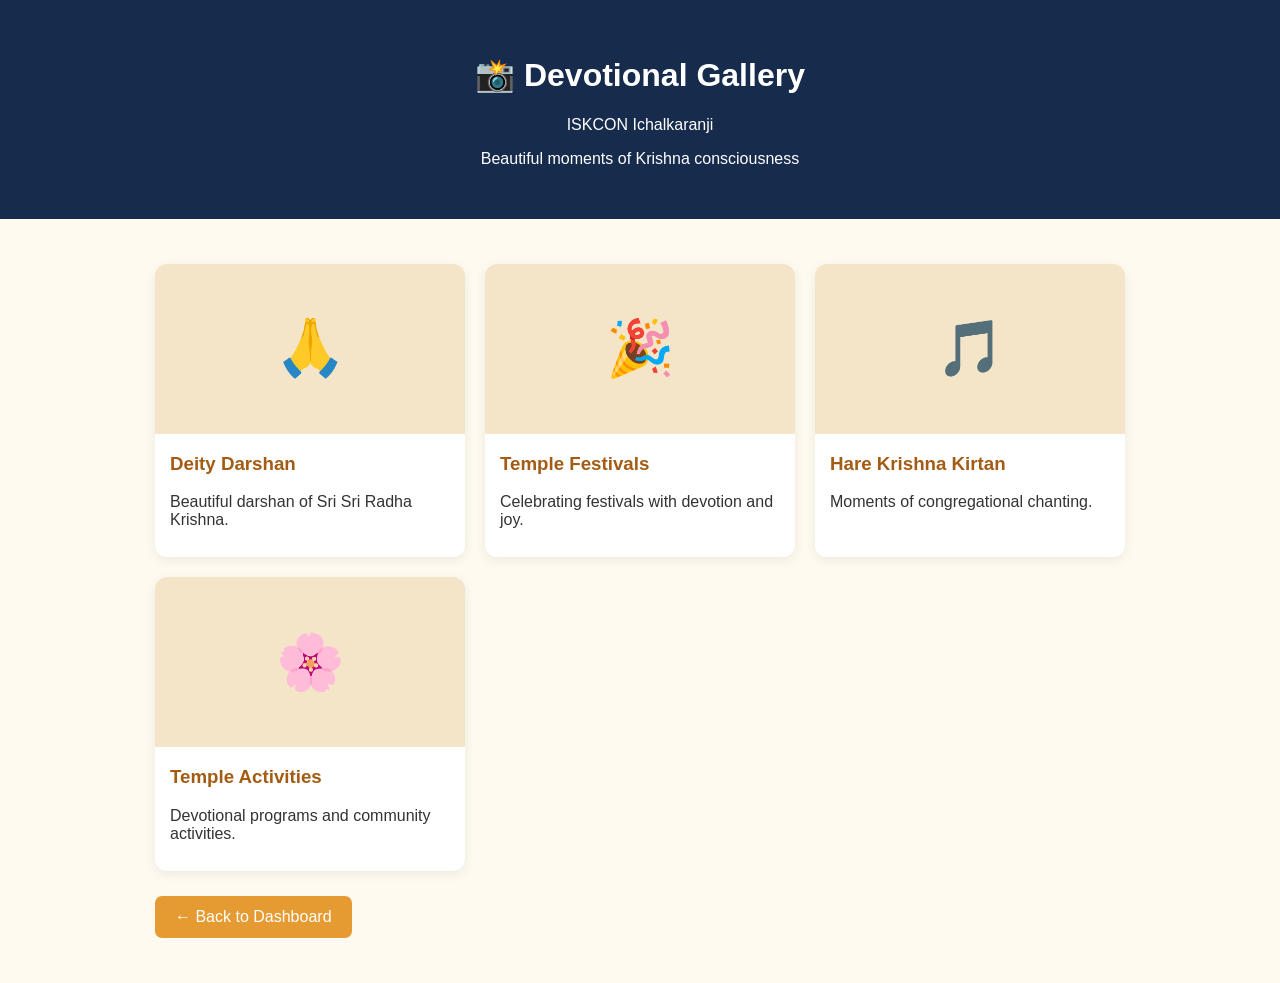
<file: gallary.html>
<!DOCTYPE html>
<html lang="en">
<head>
<meta charset="UTF-8">
<meta name="viewport" content="width=device-width, initial-scale=1.0">
<title>Gallery | ISKCON Ichalkaranji</title>

<style>
* { box-sizing: border-box; }
body {
    margin: 0;
    font-family: Arial, sans-serif;
    background: #fffaf0;
    color: #333;
}
header {
    background: #172b4d;
    color: white;
    text-align: center;
    padding: 35px 15px;
}
.container {
    max-width: 1000px;
    margin: 30px auto;
    padding: 15px;
}
.gallery {
    display: grid;
    grid-template-columns: repeat(auto-fit, minmax(230px, 1fr));
    gap: 20px;
}
.card {
    background: white;
    border-radius: 12px;
    overflow: hidden;
    box-shadow: 0 3px 12px #00000012;
}
.photo {
    height: 170px;
    display: flex;
    align-items: center;
    justify-content: center;
    background: #f4e5c8;
    font-size: 55px;
}
.card h3 {
    color: #a45b13;
    padding: 0 15px;
}
.card p { padding: 0 15px 12px; }
.back {
    display: inline-block;
    background: #e69b32;
    color: white;
    padding: 12px 20px;
    border-radius: 7px;
    text-decoration: none;
    margin-top: 25px;
}
</style>
</head>

<body>

<header>
    <h1>📸 Devotional Gallery</h1>
    <p>ISKCON Ichalkaranji</p>
    <p>Beautiful moments of Krishna consciousness</p>
</header>

<div class="container">

    <div class="gallery">

        <div class="card">
            <div class="photo">🙏</div>
            <h3>Deity Darshan</h3>
            <p>Beautiful darshan of Sri Sri Radha Krishna.</p>
        </div>

        <div class="card">
            <div class="photo">🎉</div>
            <h3>Temple Festivals</h3>
            <p>Celebrating festivals with devotion and joy.</p>
        </div>

        <div class="card">
            <div class="photo">🎵</div>
            <h3>Hare Krishna Kirtan</h3>
            <p>Moments of congregational chanting.</p>
        </div>

        <div class="card">
            <div class="photo">🌸</div>
            <h3>Temple Activities</h3>
            <p>Devotional programs and community activities.</p>
        </div>

    </div>

    <a href="dashboard.html" class="back">← Back to Dashboard</a>

</div>
</body>
</html>
</file>
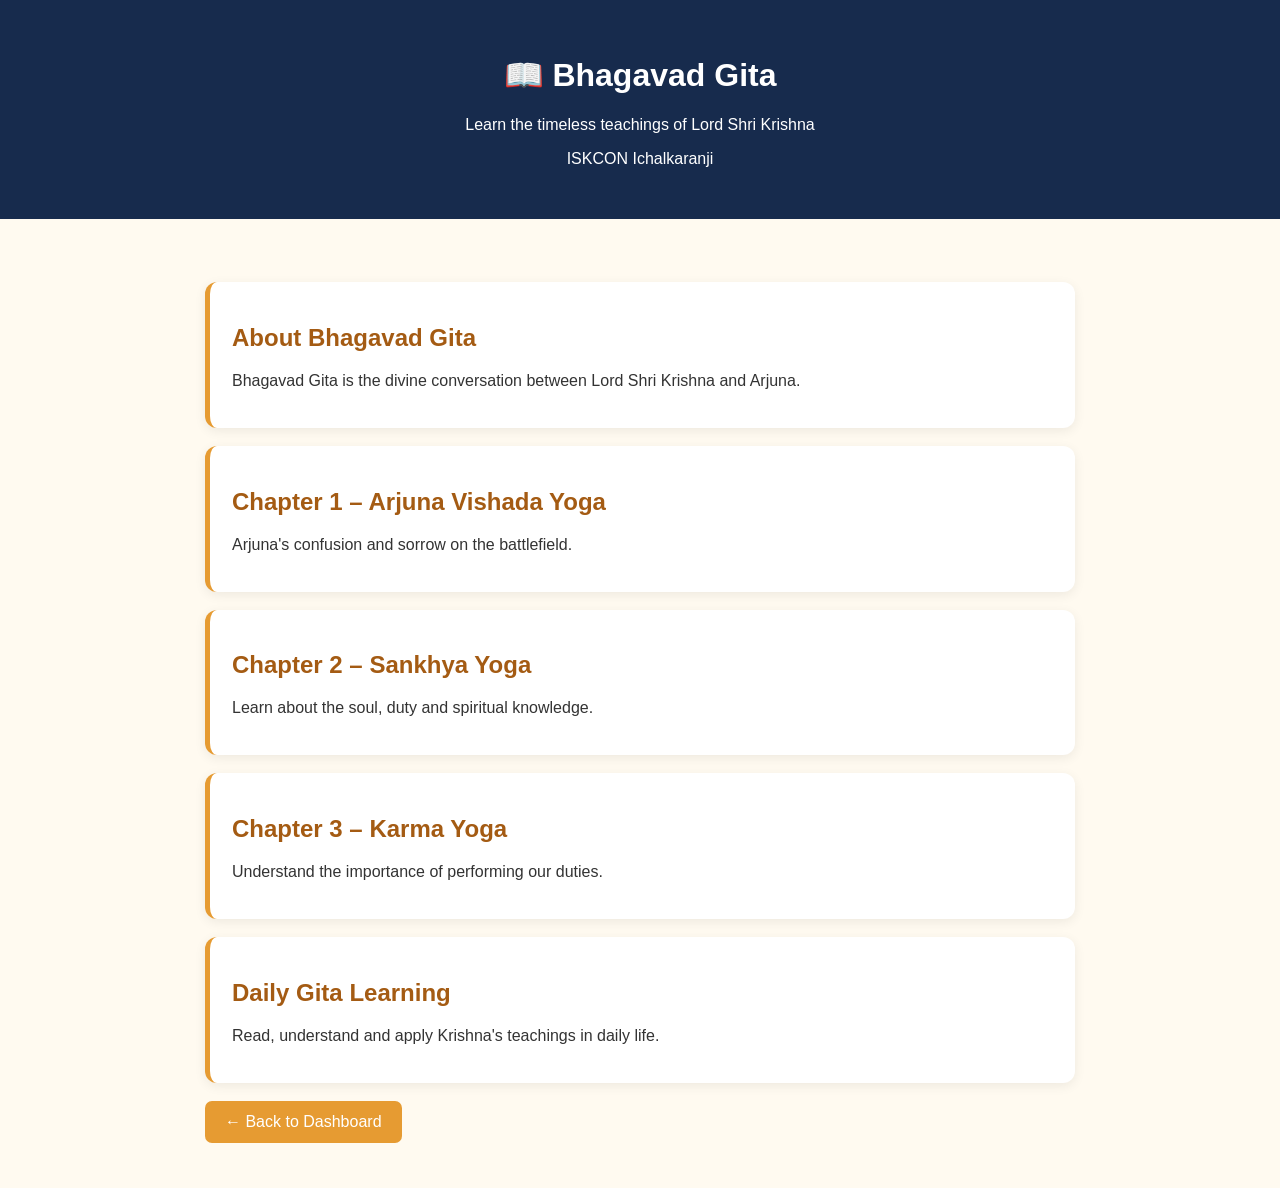
<file: gita.html>
<!DOCTYPE html>
<html lang="en">
<head>
<meta charset="UTF-8">
<meta name="viewport" content="width=device-width, initial-scale=1.0">
<title>Bhagavad Gita | ISKCON Ichalkaranji</title>

<style>
* { box-sizing: border-box; }
body {
    margin: 0;
    font-family: Arial, sans-serif;
    background: #fffaf0;
    color: #333;
}
header {
    background: #172b4d;
    color: white;
    text-align: center;
    padding: 35px 15px;
}
.container {
    max-width: 900px;
    margin: 30px auto;
    padding: 15px;
}
.card {
    background: white;
    padding: 22px;
    margin: 18px 0;
    border-radius: 12px;
    border-left: 5px solid #e69b32;
    box-shadow: 0 3px 12px #00000012;
}
h2 { color: #a45b13; }
.back {
    display: inline-block;
    background: #e69b32;
    color: white;
    padding: 12px 20px;
    border-radius: 7px;
    text-decoration: none;
}
</style>
</head>

<body>

<header>
    <h1>📖 Bhagavad Gita</h1>
    <p>Learn the timeless teachings of Lord Shri Krishna</p>
    <p>ISKCON Ichalkaranji</p>
</header>

<div class="container">

<div class="card">
    <h2>About Bhagavad Gita</h2>
    <p>Bhagavad Gita is the divine conversation between Lord Shri Krishna and Arjuna.</p>
</div>

<div class="card">
    <h2>Chapter 1 – Arjuna Vishada Yoga</h2>
    <p>Arjuna's confusion and sorrow on the battlefield.</p>
</div>

<div class="card">
    <h2>Chapter 2 – Sankhya Yoga</h2>
    <p>Learn about the soul, duty and spiritual knowledge.</p>
</div>

<div class="card">
    <h2>Chapter 3 – Karma Yoga</h2>
    <p>Understand the importance of performing our duties.</p>
</div>

<div class="card">
    <h2>Daily Gita Learning</h2>
    <p>Read, understand and apply Krishna's teachings in daily life.</p>
</div>

<a href="dashboard.html" class="back">← Back to Dashboard</a>

</div>
</body>
</html>
</file>
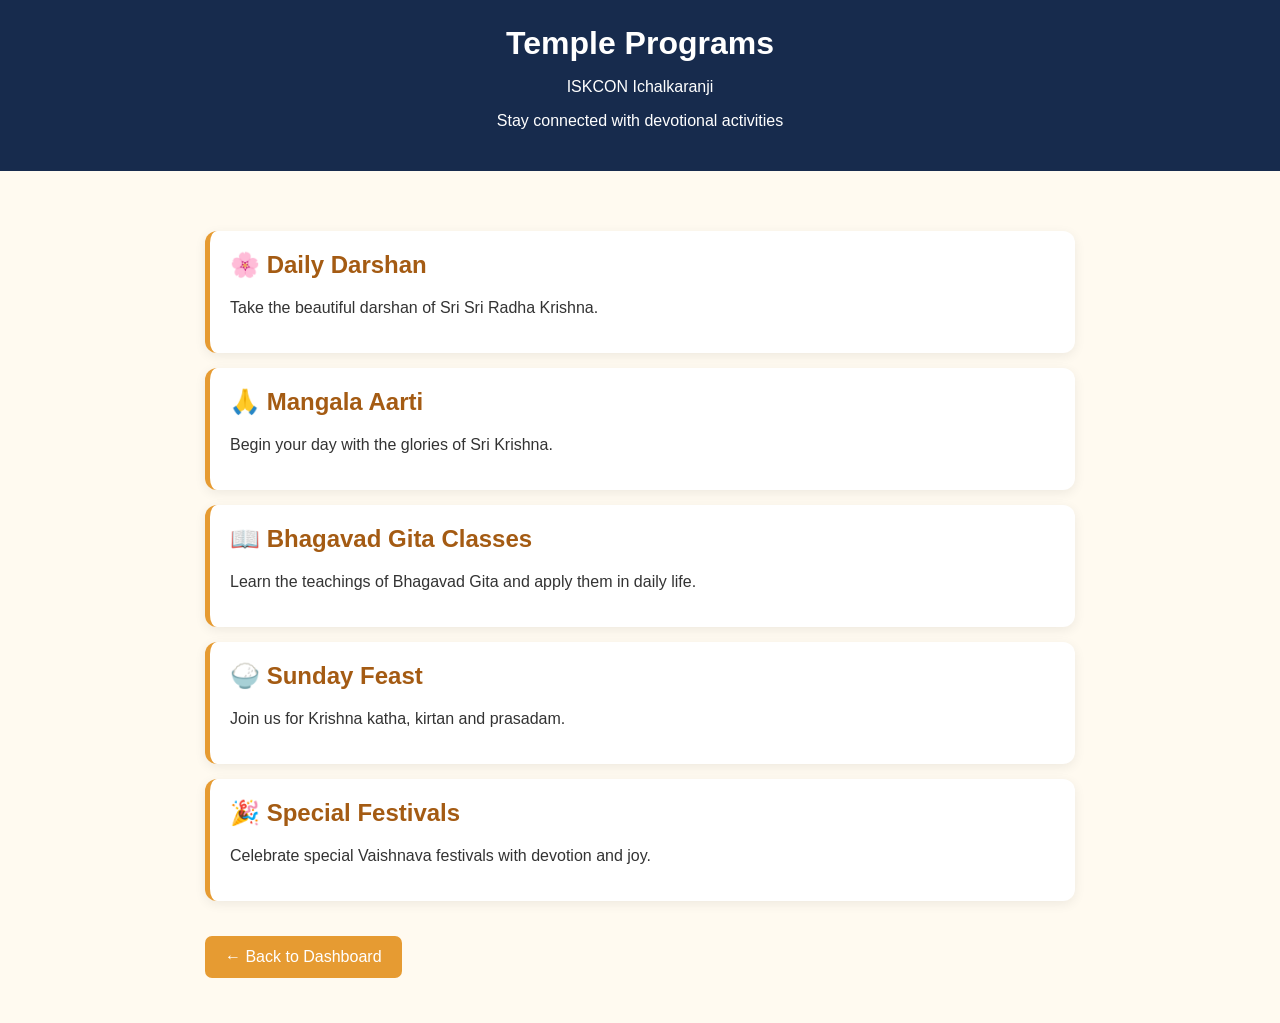
<file: programs.html>
<!DOCTYPE html>
<html lang="en">
<head>
    <meta charset="UTF-8">
    <meta name="viewport" content="width=device-width, initial-scale=1.0">
    <title>Temple Programs | ISKCON Ichalkaranji</title>
    <style>
        * { box-sizing: border-box; }
        body {
            margin: 0;
            font-family: Arial, sans-serif;
            background: #fffaf0;
            color: #333;
        }
        header {
            background: #172b4d;
            color: white;
            text-align: center;
            padding: 25px 15px;
        }
        h1 { margin: 0 0 10px; }
        .container {
            max-width: 900px;
            margin: 30px auto;
            padding: 15px;
        }
        .program {
            background: white;
            padding: 20px;
            margin: 15px 0;
            border-radius: 12px;
            box-shadow: 0 3px 12px #00000012;
            border-left: 5px solid #e69b32;
        }
        .program h2 { color: #a45b13; margin-top: 0; }
        .back {
            display: inline-block;
            background: #e69b32;
            color: white;
            padding: 12px 20px;
            border-radius: 7px;
            text-decoration: none;
            margin-top: 20px;
        }
    </style>
</head>
<body>

<header>
    <h1>Temple Programs</h1>
    <p>ISKCON Ichalkaranji</p>
    <p>Stay connected with devotional activities</p>
</header>

<div class="container">

    <div class="program">
        <h2>🌸 Daily Darshan</h2>
        <p>Take the beautiful darshan of Sri Sri Radha Krishna.</p>
    </div>

    <div class="program">
        <h2>🙏 Mangala Aarti</h2>
        <p>Begin your day with the glories of Sri Krishna.</p>
    </div>

    <div class="program">
        <h2>📖 Bhagavad Gita Classes</h2>
        <p>Learn the teachings of Bhagavad Gita and apply them in daily life.</p>
    </div>

    <div class="program">
        <h2>🍚 Sunday Feast</h2>
        <p>Join us for Krishna katha, kirtan and prasadam.</p>
    </div>

    <div class="program">
        <h2>🎉 Special Festivals</h2>
        <p>Celebrate special Vaishnava festivals with devotion and joy.</p>
    </div>

    <a href="dashboard.html" class="back">← Back to Dashboard</a>

</div>

</body>
</html>
</file>
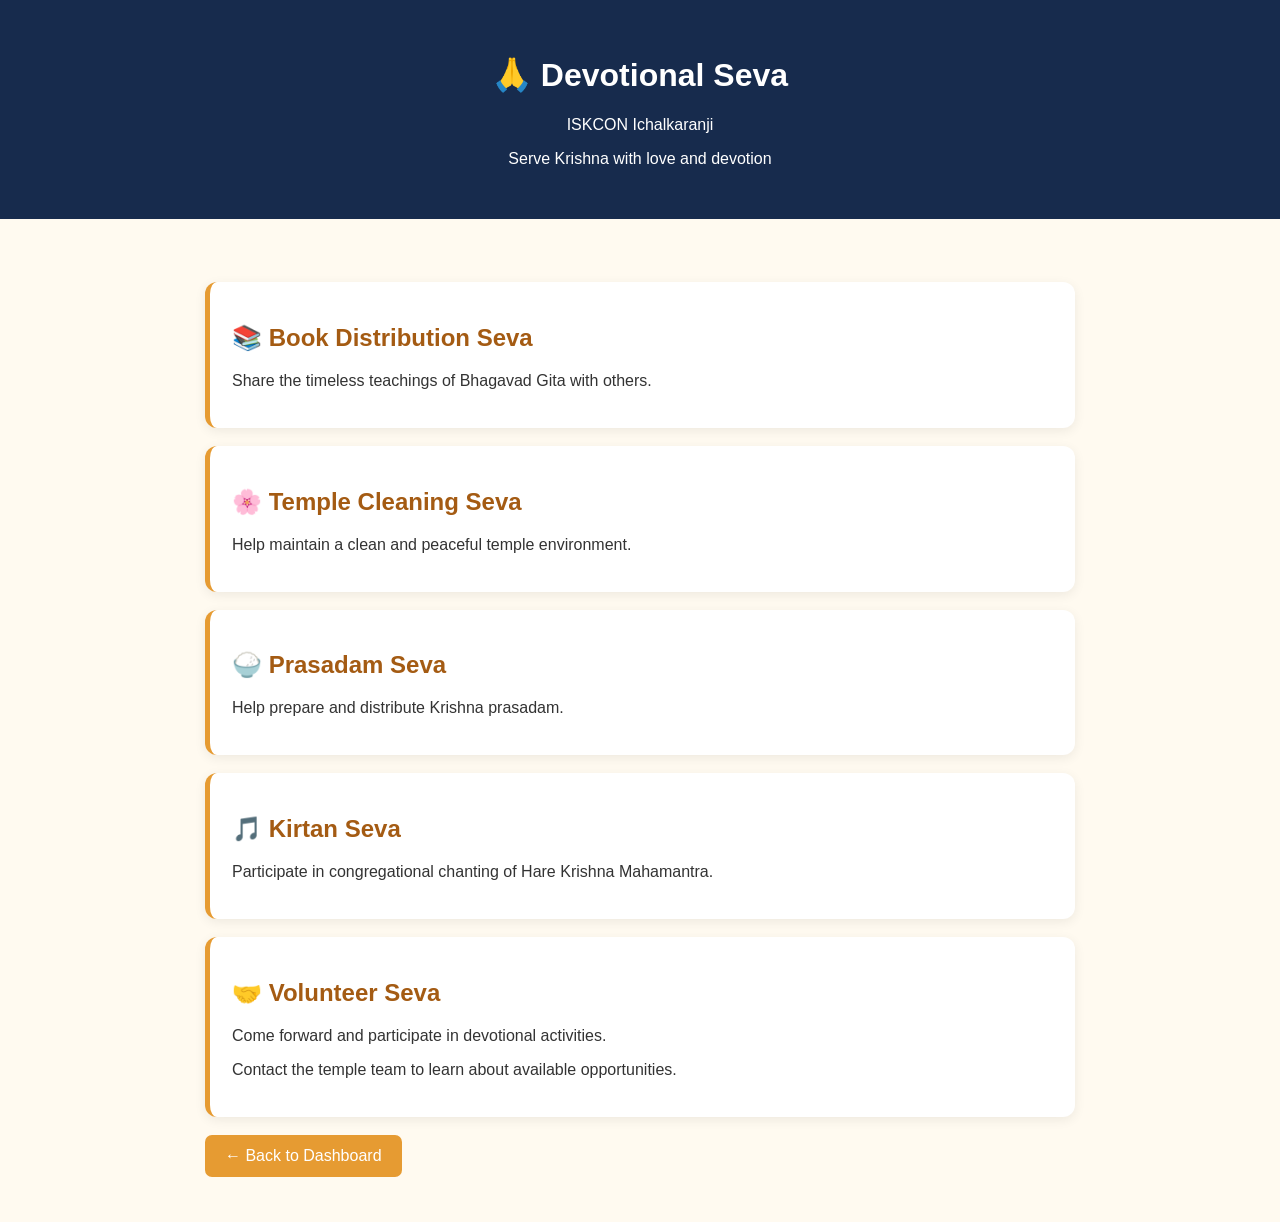
<file: seva.html>
<!DOCTYPE html>
<html lang="en">
<head>
<meta charset="UTF-8">
<meta name="viewport" content="width=device-width, initial-scale=1.0">
<title>Seva | ISKCON Ichalkaranji</title>

<style>
* { box-sizing: border-box; }
body {
    margin: 0;
    font-family: Arial, sans-serif;
    background: #fffaf0;
    color: #333;
}
header {
    background: #172b4d;
    color: white;
    text-align: center;
    padding: 35px 15px;
}
.container {
    max-width: 900px;
    margin: 30px auto;
    padding: 15px;
}
.card {
    background: white;
    padding: 22px;
    margin: 18px 0;
    border-radius: 12px;
    border-left: 5px solid #e69b32;
    box-shadow: 0 3px 12px #00000012;
}
h2 { color: #a45b13; }
.back {
    display: inline-block;
    background: #e69b32;
    color: white;
    padding: 12px 20px;
    border-radius: 7px;
    text-decoration: none;
}
</style>
</head>

<body>

<header>
    <h1>🙏 Devotional Seva</h1>
    <p>ISKCON Ichalkaranji</p>
    <p>Serve Krishna with love and devotion</p>
</header>

<div class="container">

    <div class="card">
        <h2>📚 Book Distribution Seva</h2>
        <p>Share the timeless teachings of Bhagavad Gita with others.</p>
    </div>

    <div class="card">
        <h2>🌸 Temple Cleaning Seva</h2>
        <p>Help maintain a clean and peaceful temple environment.</p>
    </div>

    <div class="card">
        <h2>🍚 Prasadam Seva</h2>
        <p>Help prepare and distribute Krishna prasadam.</p>
    </div>

    <div class="card">
        <h2>🎵 Kirtan Seva</h2>
        <p>Participate in congregational chanting of Hare Krishna Mahamantra.</p>
    </div>

    <div class="card">
        <h2>🤝 Volunteer Seva</h2>
        <p>Come forward and participate in devotional activities.</p>
        <p>Contact the temple team to learn about available opportunities.</p>
    </div>

    <a href="dashboard.html" class="back">← Back to Dashboard</a>

</div>
</body>
</html>
</file>
